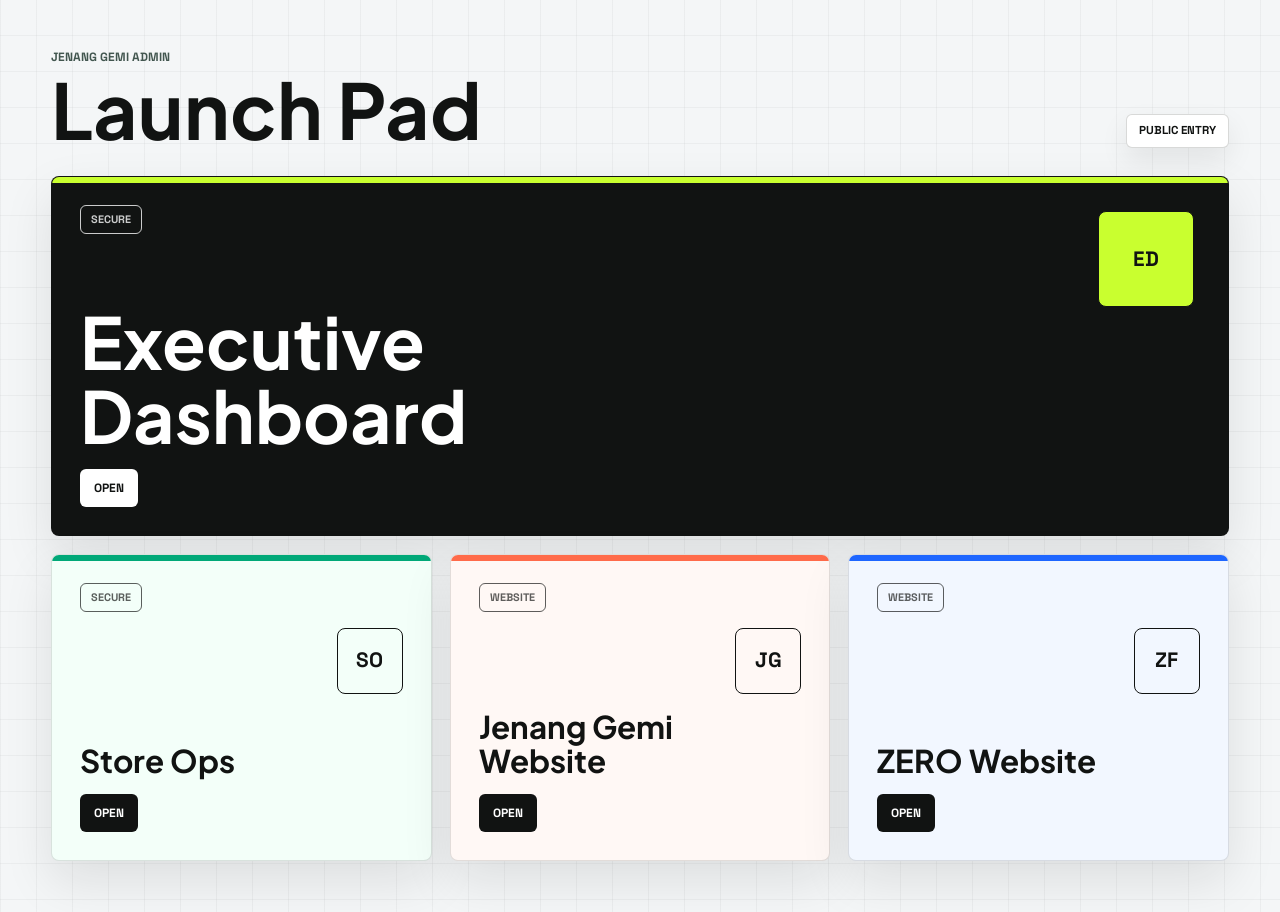
<file: index.html>
<!DOCTYPE html>
<html lang="id" data-admin-theme="launch-pad">
<head>
  <meta charset="UTF-8">
  <meta name="viewport" content="width=device-width, initial-scale=1, viewport-fit=cover">
  <meta name="robots" content="noindex,nofollow">
  <title>Launch Pad | Jenang Gemi</title>
  <link rel="icon" type="image/svg+xml" href="/assets/admin-icons/executive-dashboard-favicon-light.svg" media="(prefers-color-scheme: light)">
  <link rel="icon" type="image/svg+xml" href="/assets/admin-icons/executive-dashboard-favicon-dark.svg" media="(prefers-color-scheme: dark)">
  <link rel="preconnect" href="https://fonts.googleapis.com">
  <link rel="preconnect" href="https://fonts.gstatic.com" crossorigin>
  <link rel="stylesheet" href="https://fonts.googleapis.com/css2?family=Plus+Jakarta+Sans:wght@400;500;600;700;800&family=Space+Grotesk:wght@500;700&display=swap">
  <link rel="stylesheet" href="./admin.css">
</head>
<body class="admin-body is-launch-pad">
  <main class="admin-launch-pad" aria-labelledby="launch-pad-title">
    <div class="admin-launch-shell">
      <header class="admin-launch-header">
        <div>
          <span class="admin-launch-eyebrow">Jenang Gemi Admin</span>
          <h1 id="launch-pad-title">Launch Pad</h1>
        </div>
        <span class="admin-launch-status">Public Entry</span>
      </header>

      <section class="admin-launch-grid" aria-label="Launch Pad destinations">
        <a class="admin-launch-card admin-launch-card-executive" href="./dashboard/?view=overview" aria-label="Open Executive Dashboard">
          <span class="admin-launch-card-meta">Secure</span>
          <span class="admin-launch-mark" aria-hidden="true">ED</span>
          <span class="admin-launch-card-title">Executive Dashboard</span>
          <span class="admin-launch-open" aria-hidden="true">Open</span>
        </a>
        <a class="admin-launch-card admin-launch-card-store" href="https://store.jenanggemi.com/" aria-label="Open Store Ops">
          <span class="admin-launch-card-meta">Secure</span>
          <span class="admin-launch-mark" aria-hidden="true">SO</span>
          <span class="admin-launch-card-title">Store Ops</span>
          <span class="admin-launch-open" aria-hidden="true">Open</span>
        </a>
        <a class="admin-launch-card admin-launch-card-jenang" href="https://jenanggemi.com/" aria-label="Open Jenang Gemi Website">
          <span class="admin-launch-card-meta">Website</span>
          <span class="admin-launch-mark" aria-hidden="true">JG</span>
          <span class="admin-launch-card-title">Jenang Gemi Website</span>
          <span class="admin-launch-open" aria-hidden="true">Open</span>
        </a>
        <a class="admin-launch-card admin-launch-card-zero" href="https://zerofoods.id/" aria-label="Open ZERO Website">
          <span class="admin-launch-card-meta">Website</span>
          <span class="admin-launch-mark" aria-hidden="true">ZF</span>
          <span class="admin-launch-card-title">ZERO Website</span>
          <span class="admin-launch-open" aria-hidden="true">Open</span>
        </a>
      </section>
    </div>
  </main>
</body>
</html>
</file>
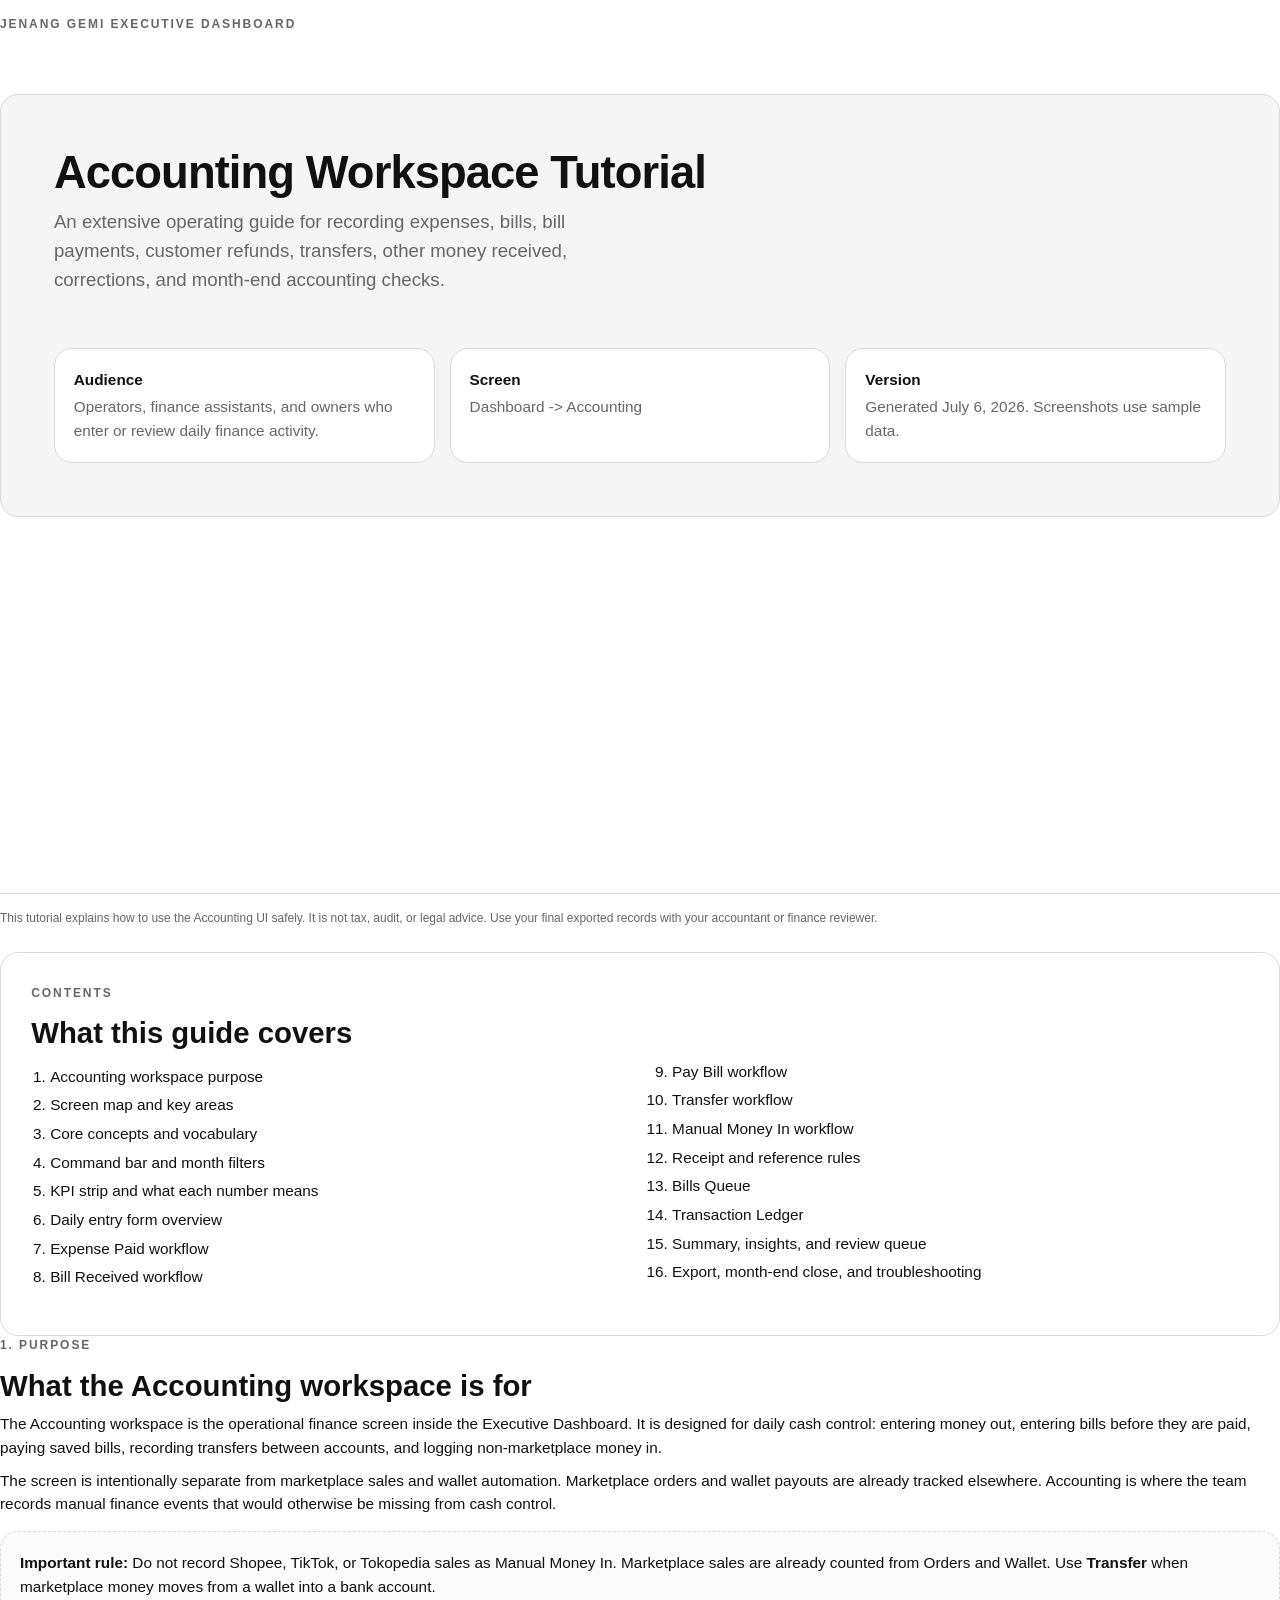
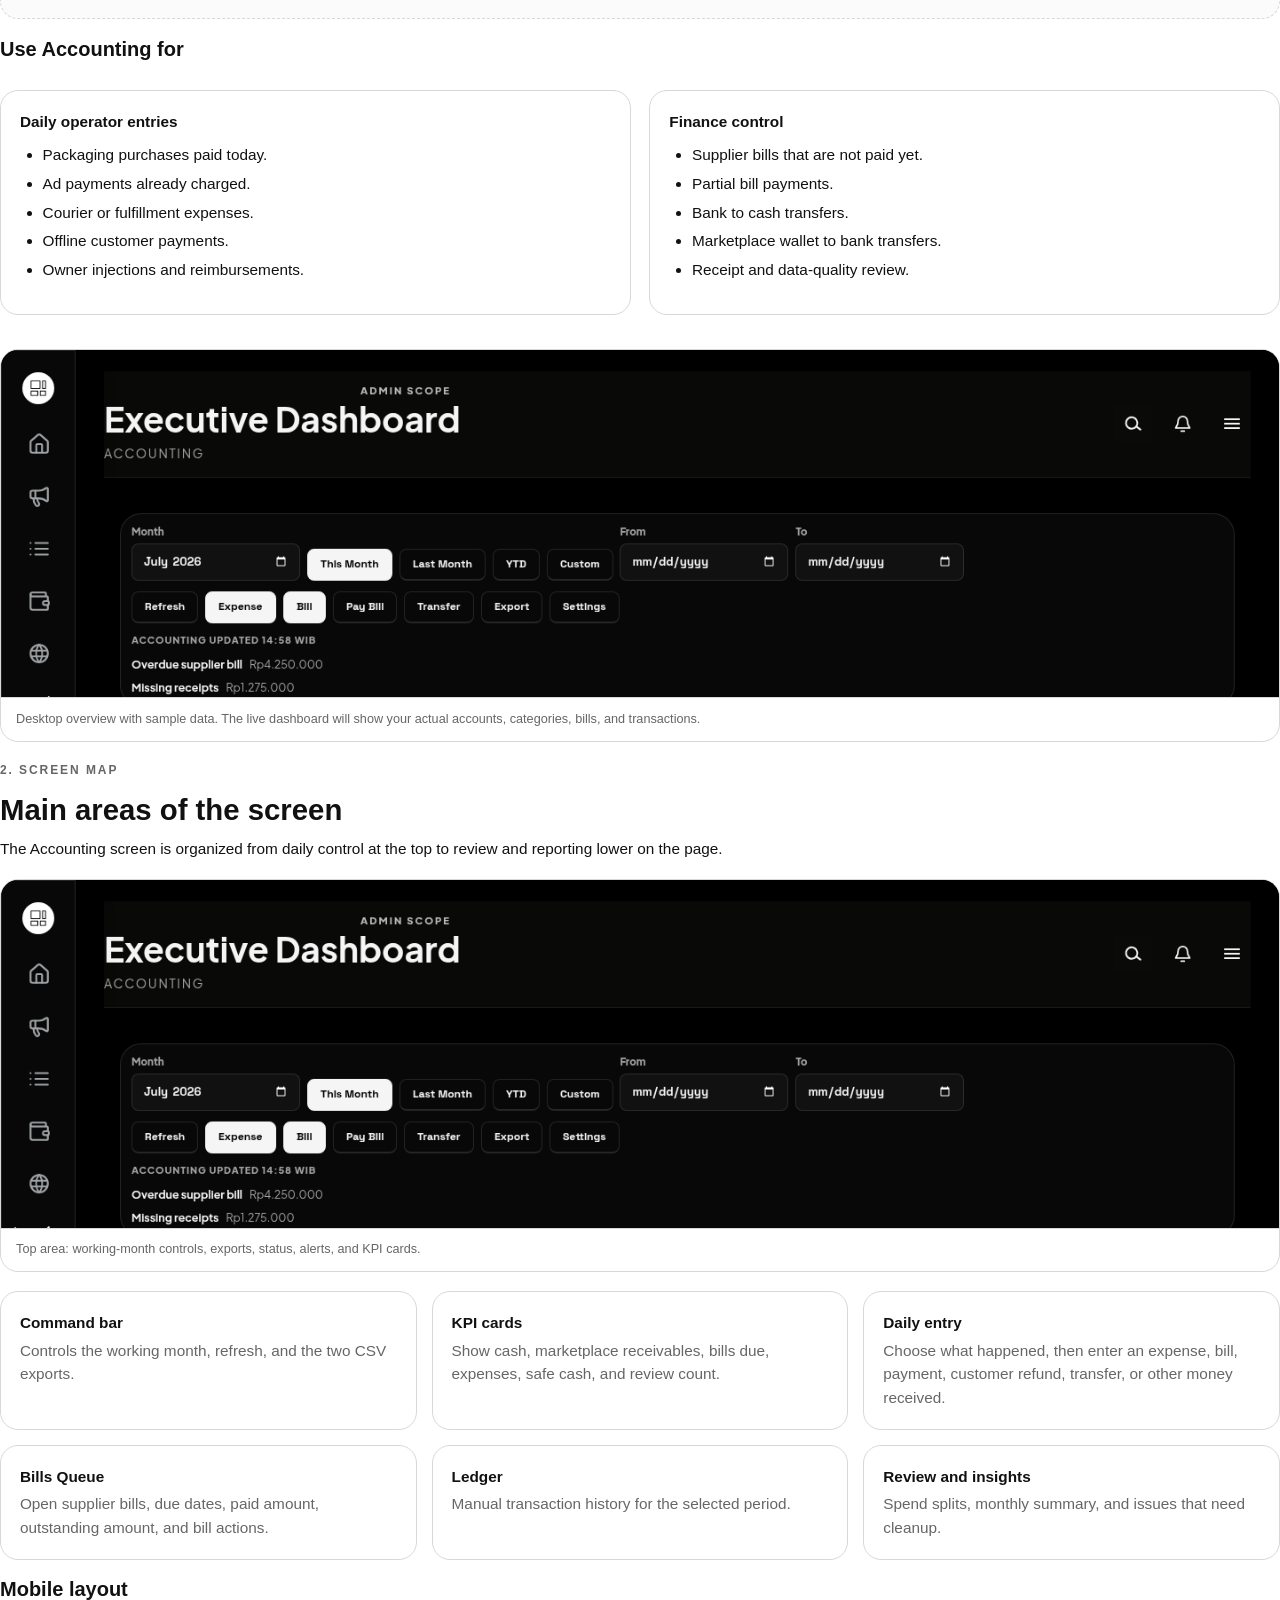
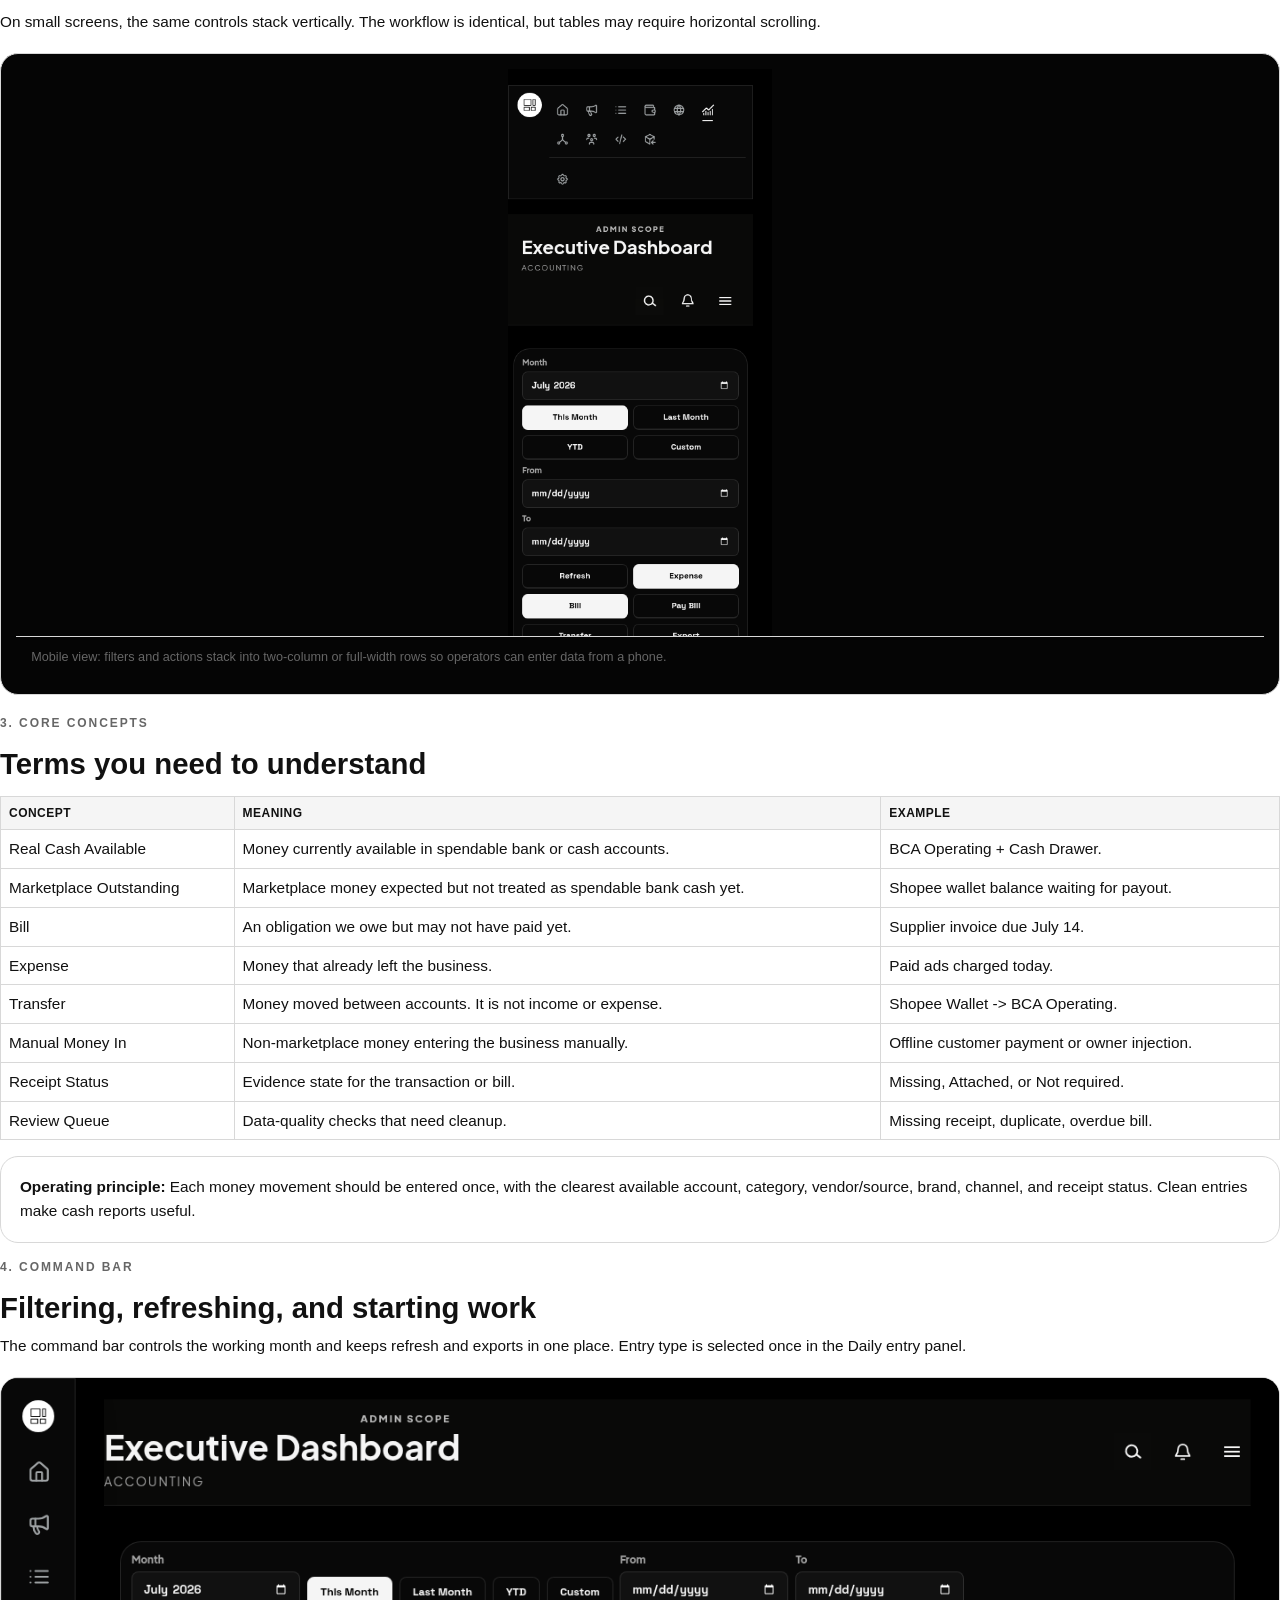
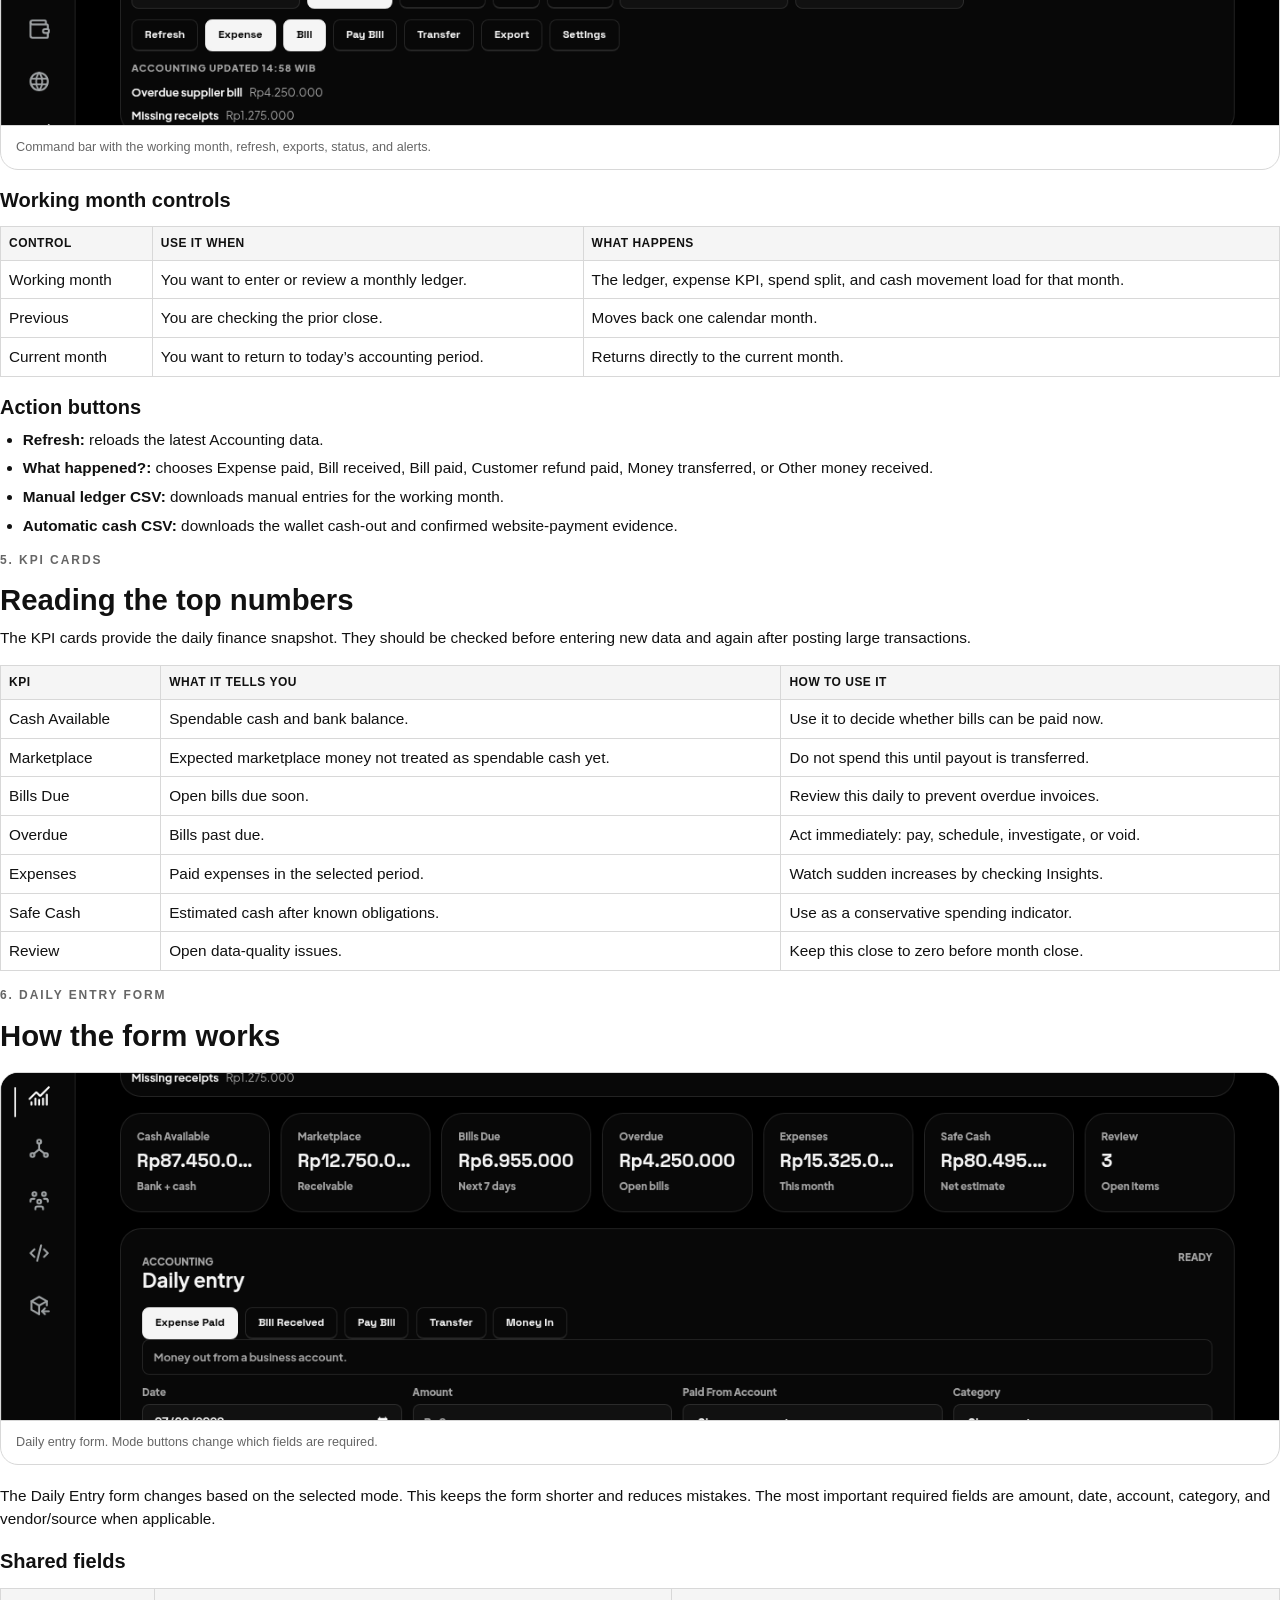
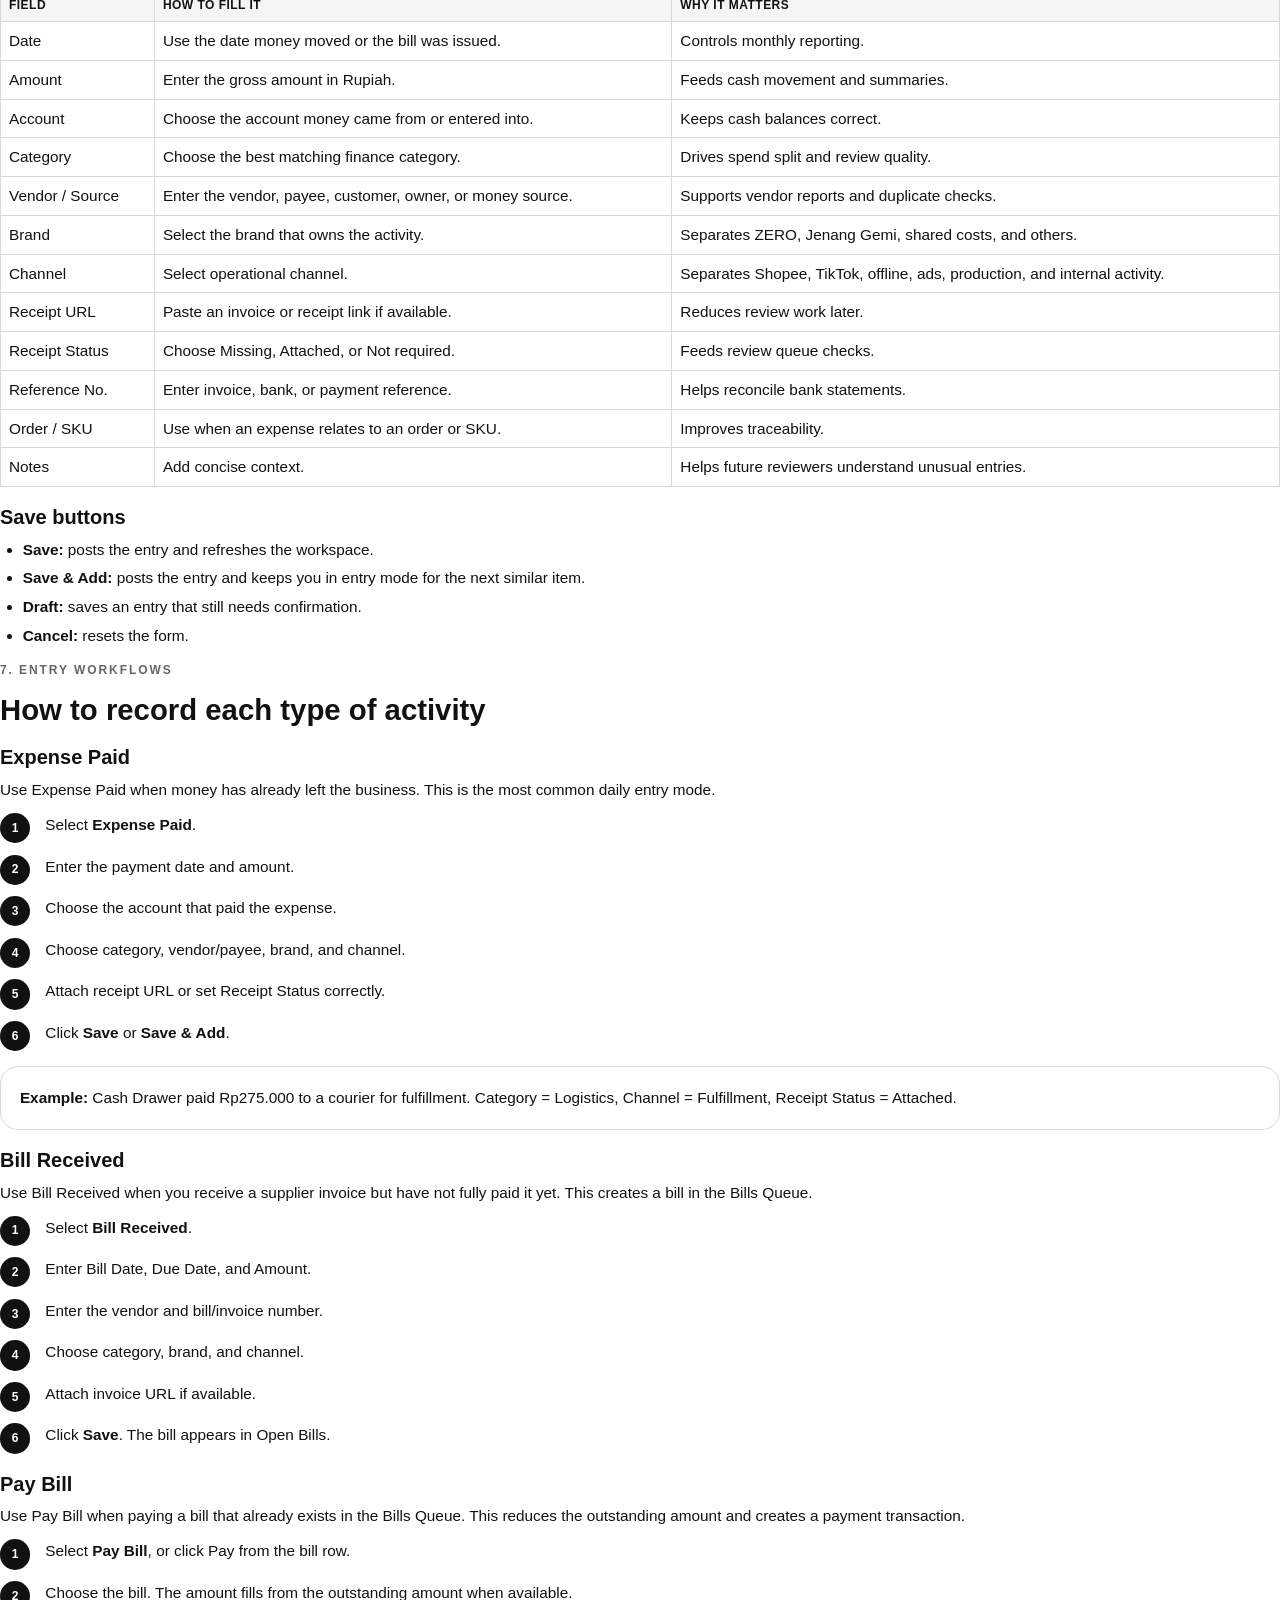
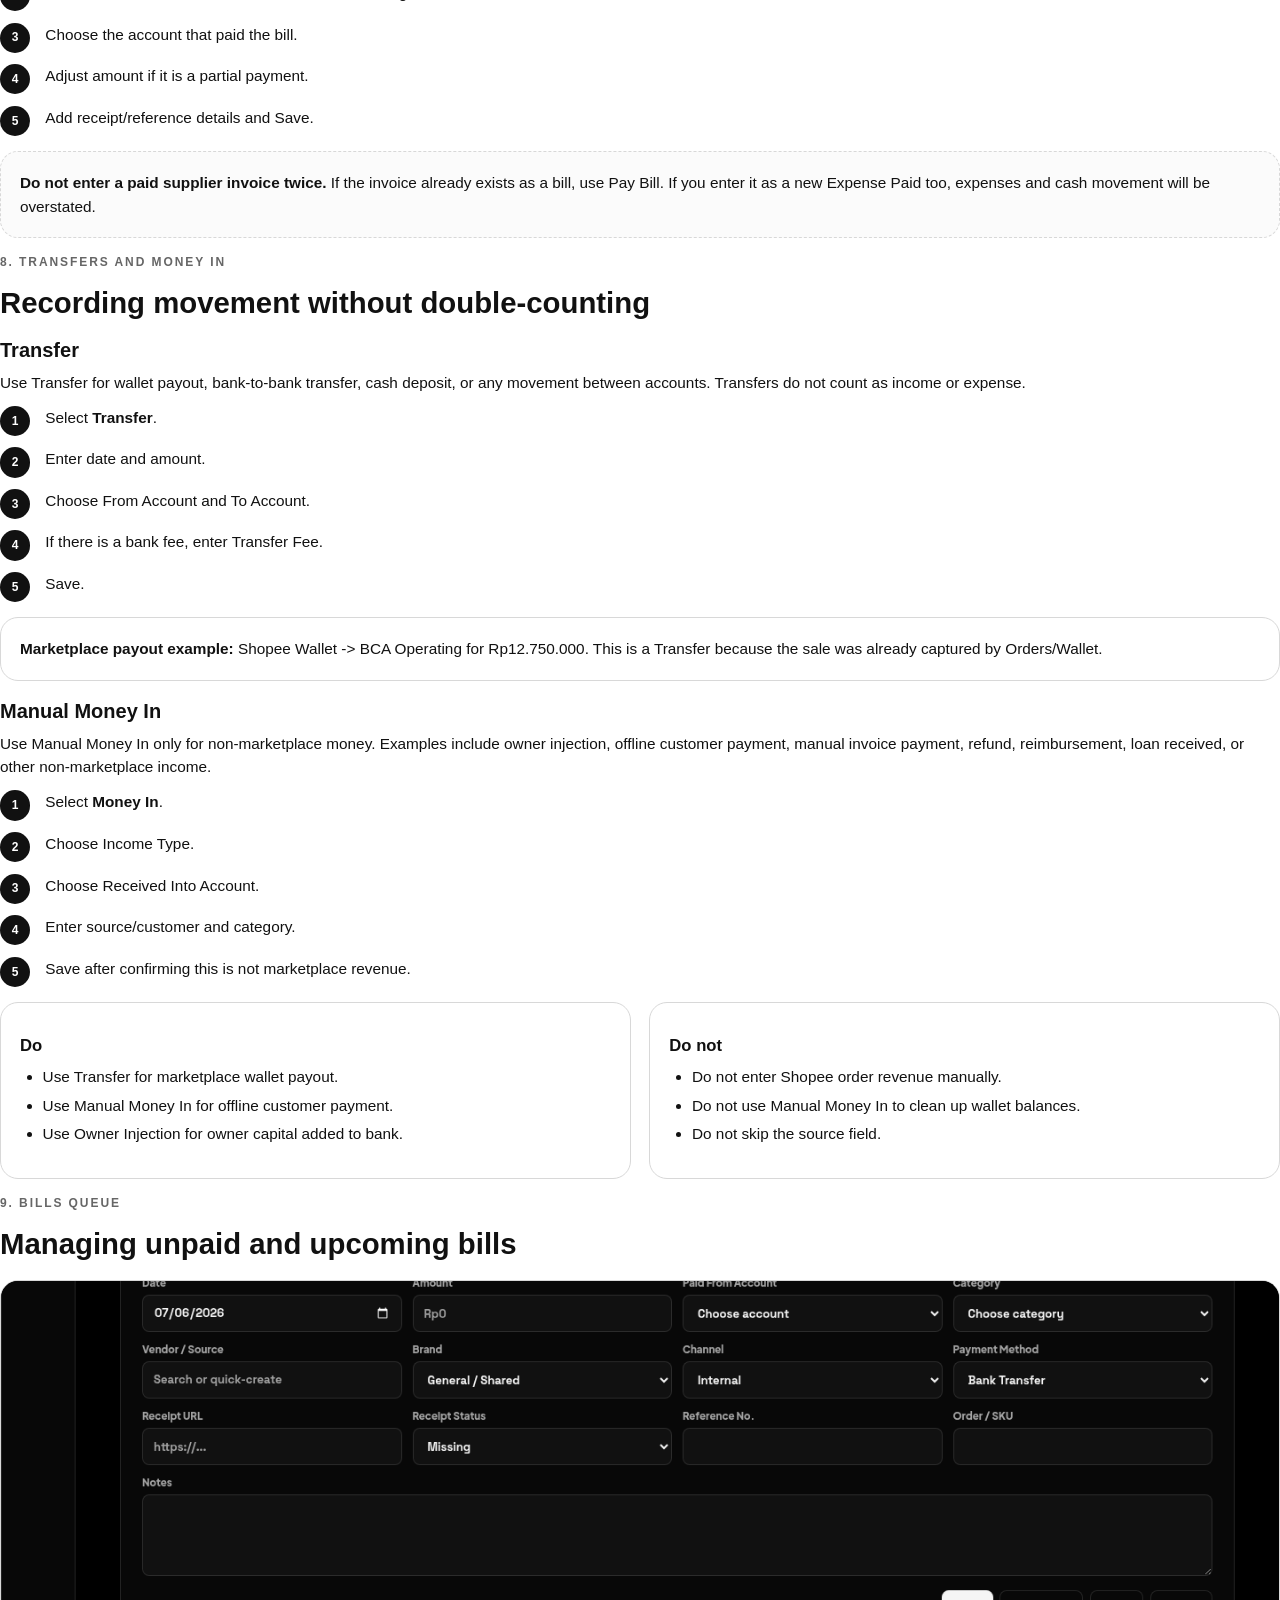
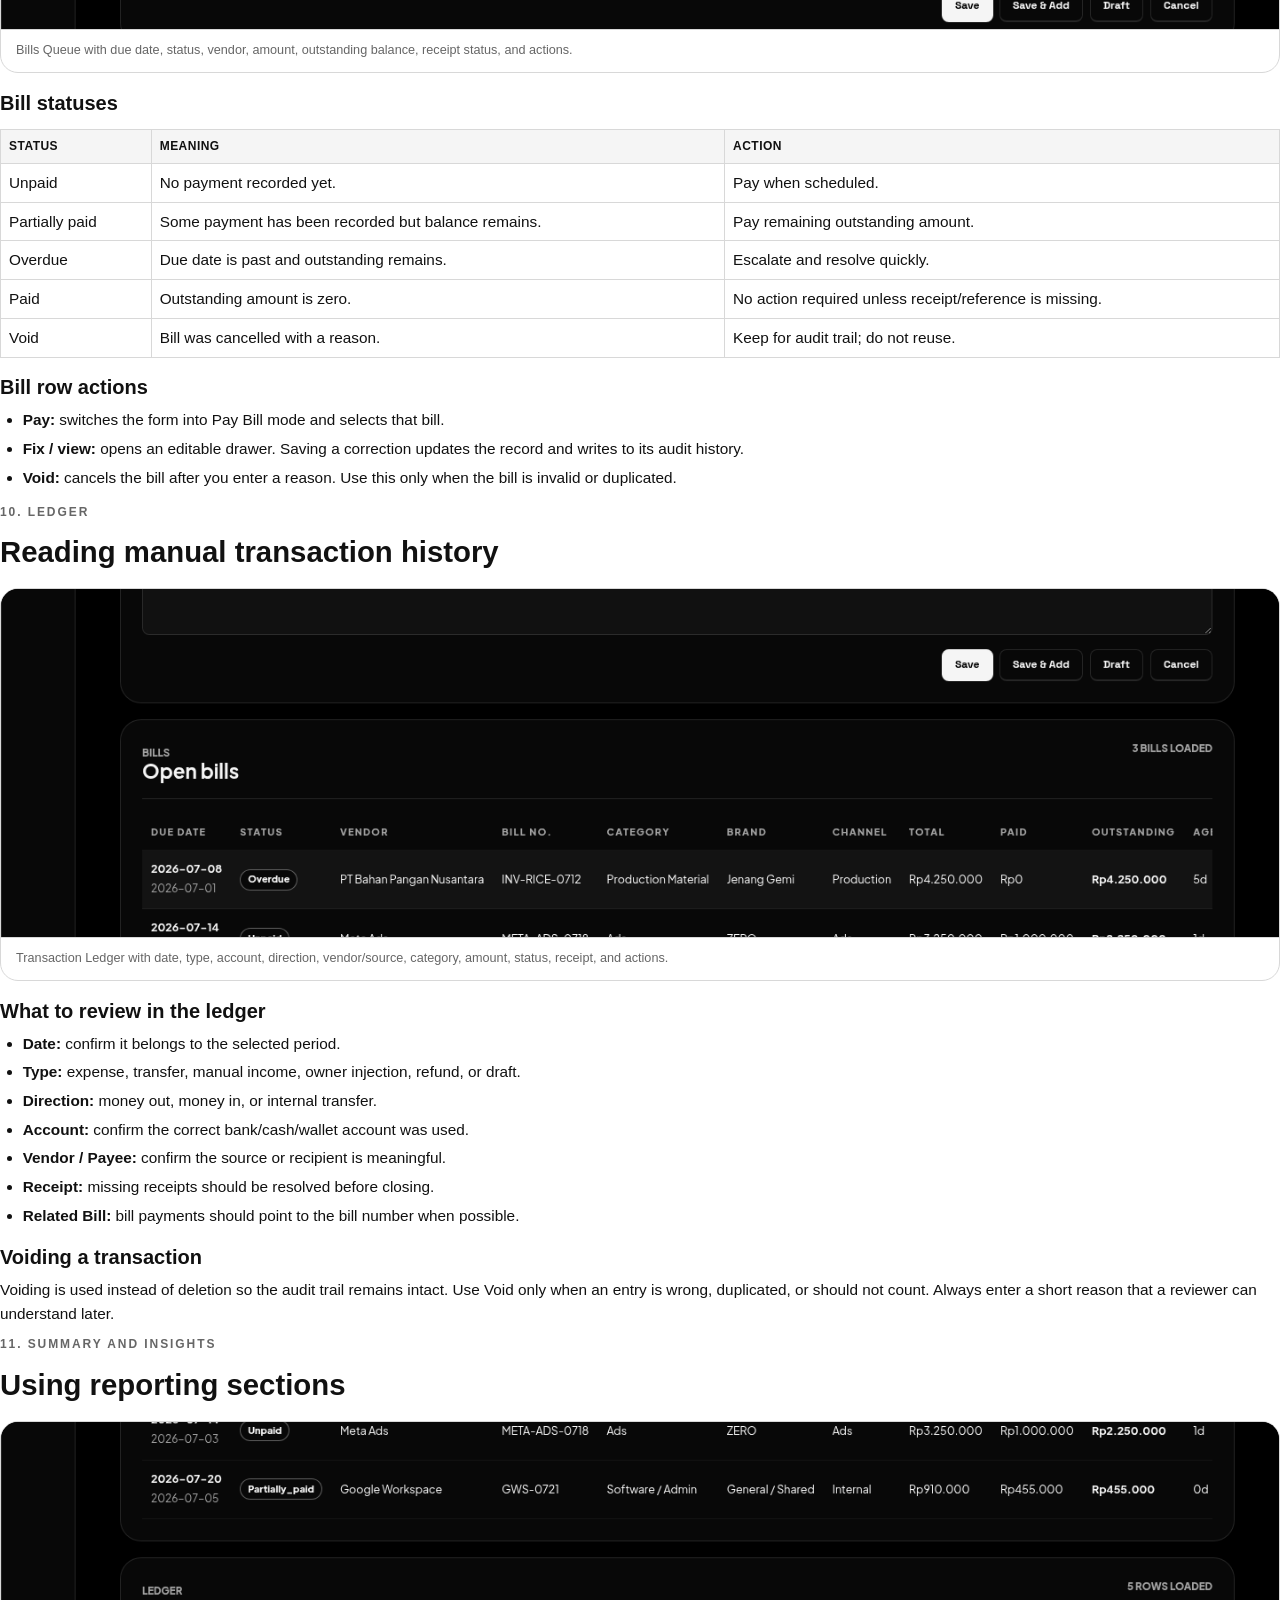
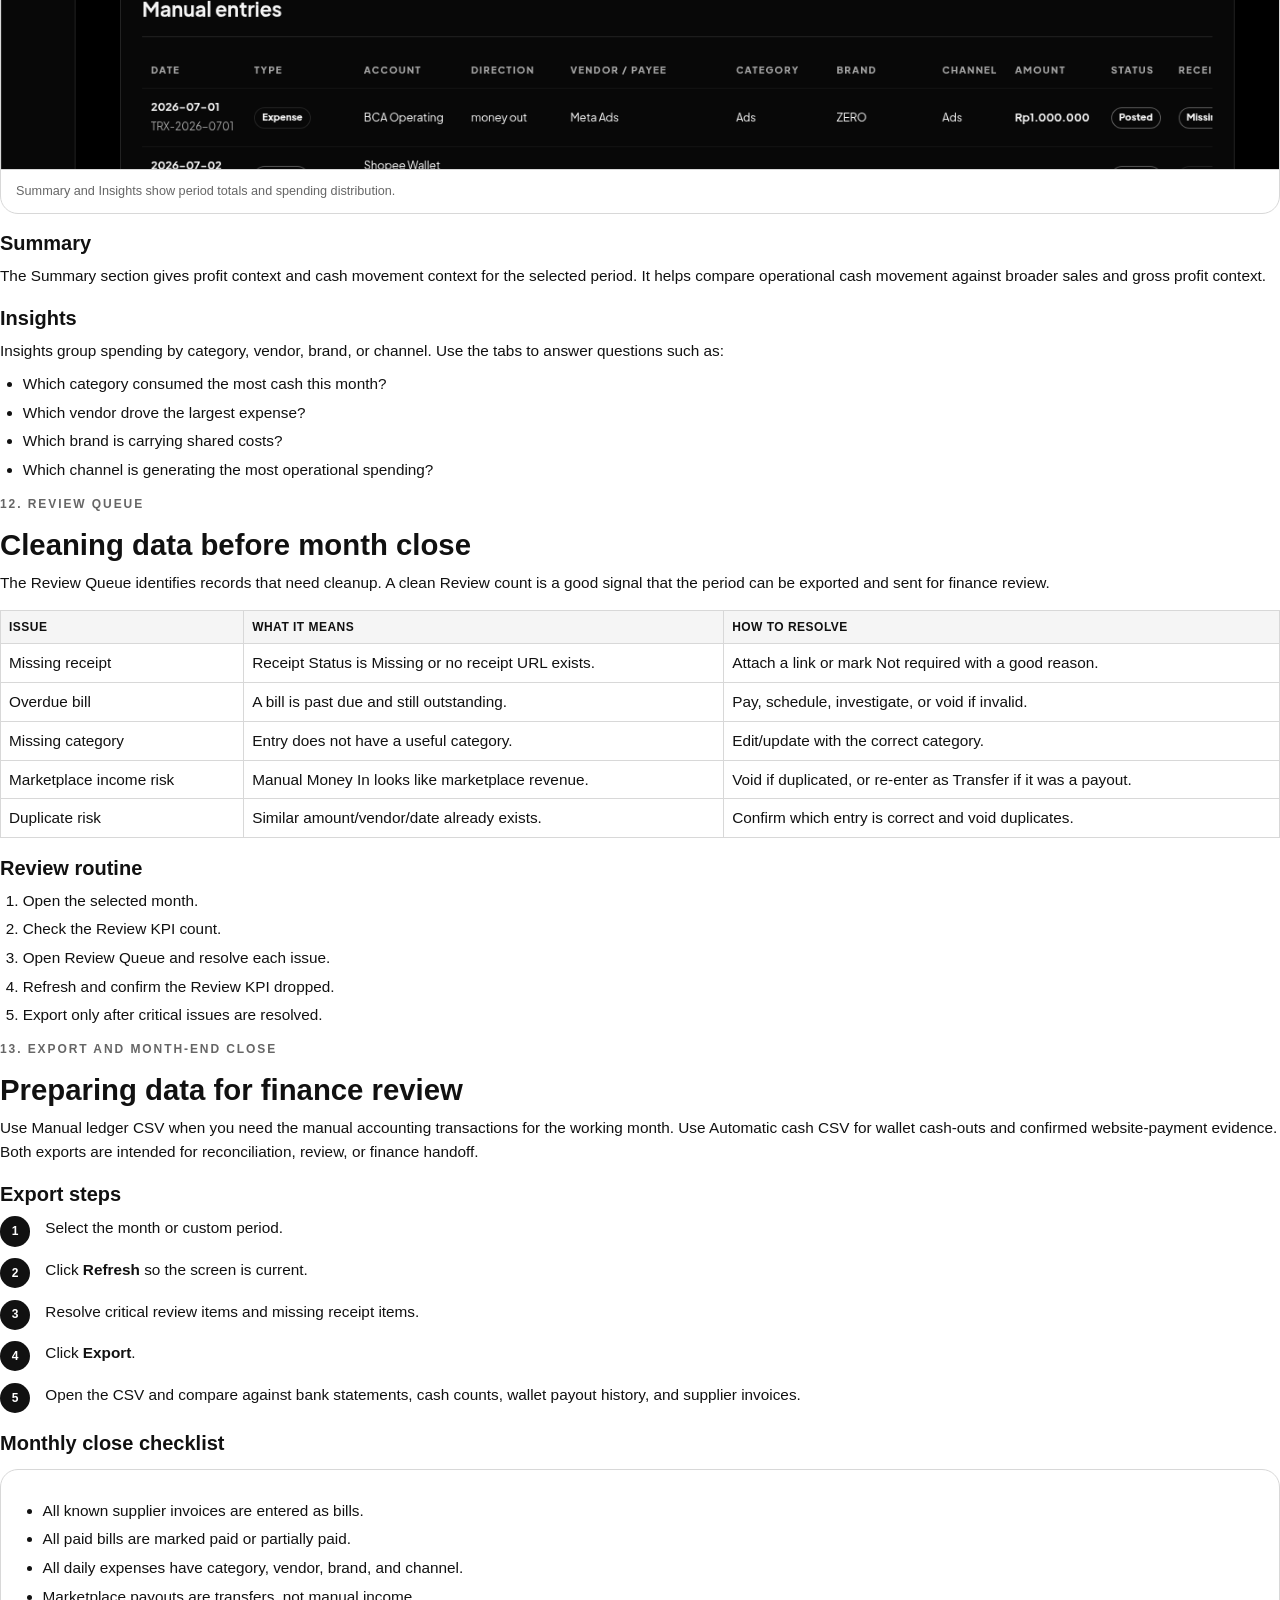
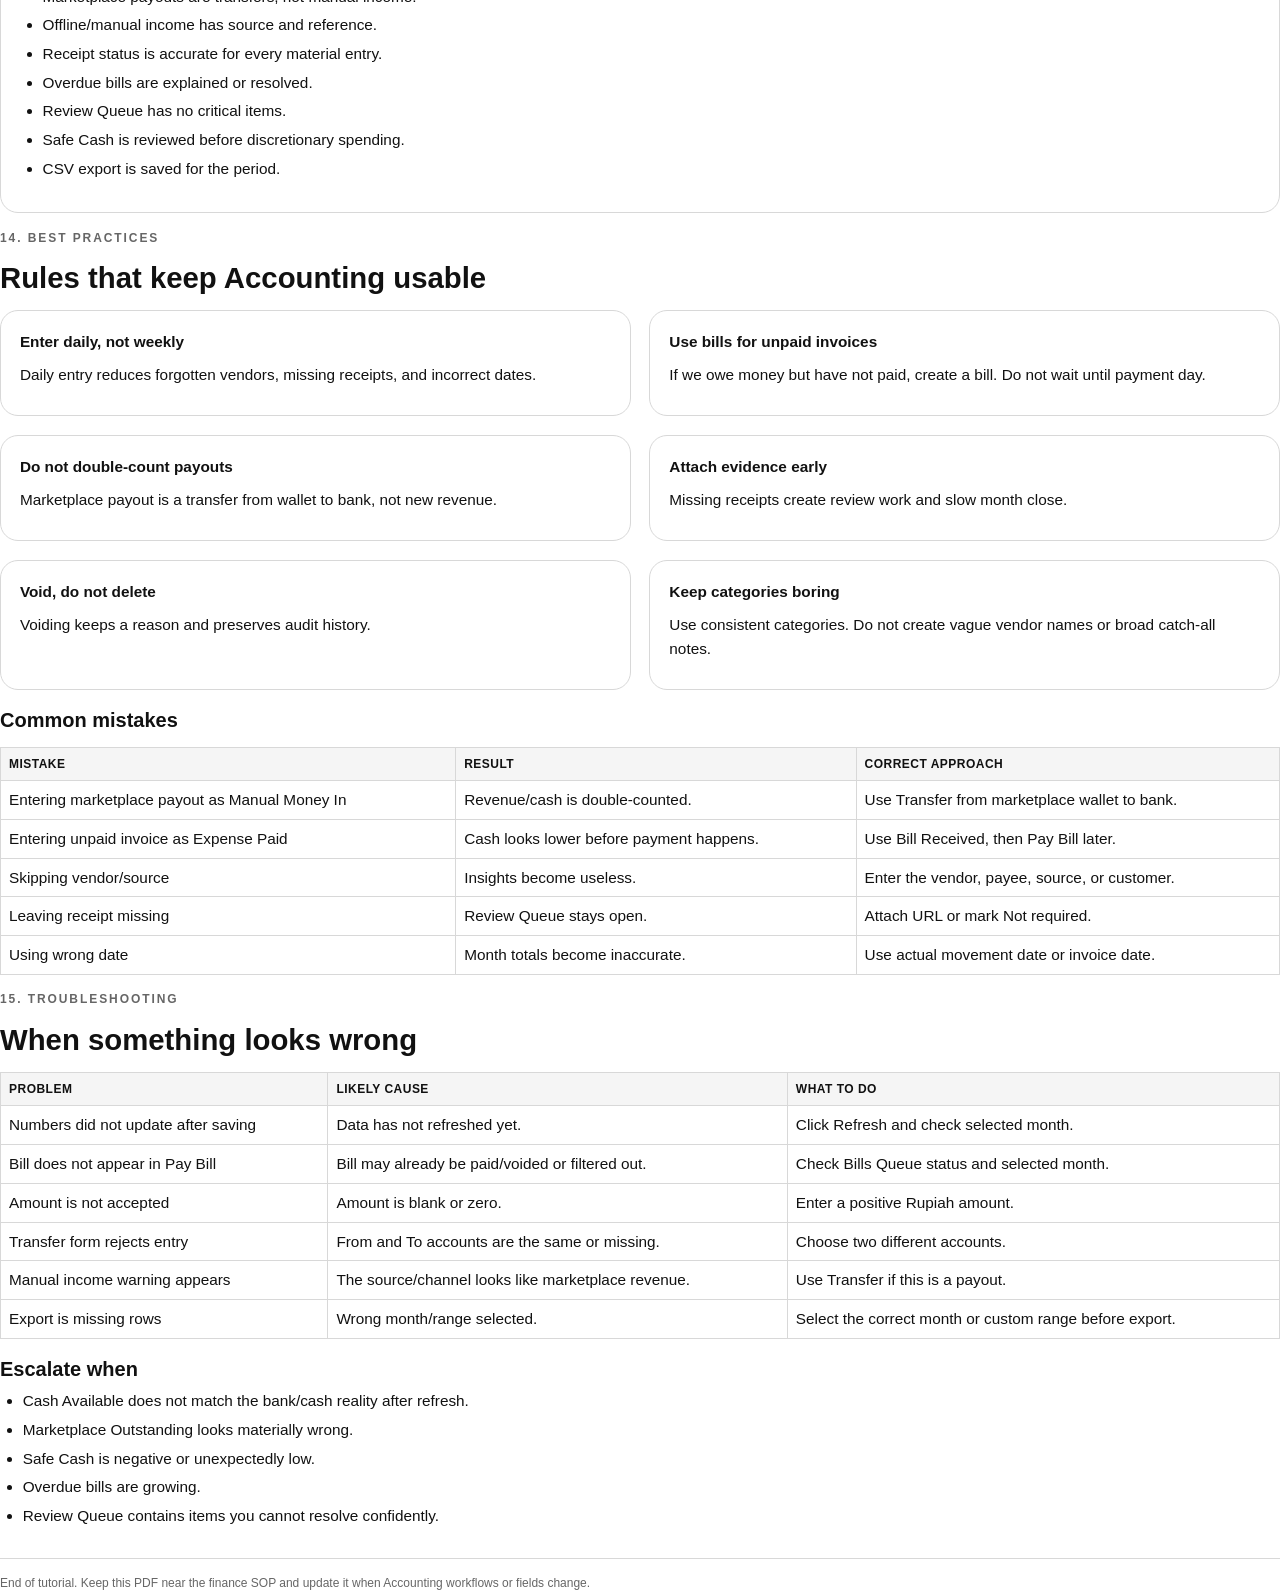
<file: docs/accounting-user-guide.html>
<!doctype html>
<html lang="en">
<head>
  <meta charset="utf-8">
  <meta name="viewport" content="width=device-width, initial-scale=1">
  <title>Accounting Workspace Tutorial</title>
  <style>
    @page {
      size: A4;
      margin: 13mm 12mm 15mm;
    }

    :root {
      --ink: #111111;
      --muted: #666666;
      --line: #d8d8d8;
      --soft: #f5f5f5;
      --panel: #ffffff;
      --dark: #050505;
      --radius: 18px;
      --control-radius: 8px;
    }

    * {
      box-sizing: border-box;
    }

    body {
      margin: 0;
      background: #ffffff;
      color: var(--ink);
      font: 11.5pt/1.55 Arial, Helvetica, sans-serif;
    }

    h1,
    h2,
    h3,
    h4 {
      margin: 0;
      color: var(--ink);
      line-height: 1.12;
    }

    h1 {
      font-size: 34pt;
      letter-spacing: -0.02em;
    }

    h2 {
      margin-top: 4mm;
      font-size: 22pt;
      break-after: avoid;
    }

    h3 {
      margin-top: 5mm;
      font-size: 15pt;
      break-after: avoid;
    }

    h4 {
      margin-top: 4mm;
      font-size: 12.5pt;
      break-after: avoid;
    }

    p {
      margin: 2.5mm 0;
    }

    ul,
    ol {
      margin: 2.5mm 0 3.5mm;
      padding-left: 6mm;
    }

    li {
      margin: 1.3mm 0;
    }

    table {
      width: 100%;
      border-collapse: collapse;
      margin: 4mm 0;
      break-inside: avoid;
    }

    th,
    td {
      padding: 7px 8px;
      border: 1px solid var(--line);
      vertical-align: top;
      text-align: left;
    }

    th {
      background: var(--soft);
      font-size: 9pt;
      text-transform: uppercase;
      letter-spacing: 0.04em;
    }

    code {
      padding: 1px 4px;
      border: 1px solid var(--line);
      border-radius: 4px;
      background: var(--soft);
      font: 9.5pt/1.4 ui-monospace, SFMono-Regular, Menlo, Consolas, monospace;
    }

    .cover {
      min-height: 252mm;
      display: grid;
      align-content: space-between;
      padding: 4mm 0;
      break-after: page;
    }

    .eyebrow {
      color: var(--muted);
      font-size: 9pt;
      font-weight: 700;
      letter-spacing: 0.16em;
      text-transform: uppercase;
    }

    .subtitle {
      max-width: 150mm;
      color: var(--muted);
      font-size: 14pt;
    }

    .cover-card {
      margin-top: 16mm;
      padding: 14mm;
      border: 1px solid var(--line);
      border-radius: var(--radius);
      background: var(--soft);
    }

    .cover-meta {
      display: grid;
      grid-template-columns: repeat(3, 1fr);
      gap: 4mm;
      margin-top: 14mm;
    }

    .cover-meta div,
    .callout,
    .checklist,
    .mode-card,
    .warning,
    .picture,
    .toc {
      border: 1px solid var(--line);
      border-radius: var(--radius);
      background: var(--panel);
    }

    .cover-meta div {
      padding: 5mm;
    }

    .cover-meta strong,
    .mode-card strong {
      display: block;
      margin-bottom: 1mm;
    }

    .muted {
      color: var(--muted);
    }

    .page {
      break-before: page;
    }

    .toc {
      padding: 8mm;
      break-after: page;
    }

    .toc ol {
      columns: 2;
      column-gap: 12mm;
      padding-left: 5mm;
    }

    .callout,
    .checklist,
    .warning {
      padding: 5mm;
      margin: 4mm 0;
      break-inside: avoid;
    }

    .warning {
      border-style: dashed;
      background: #fbfbfb;
    }

    .grid-2 {
      display: grid;
      grid-template-columns: 1fr 1fr;
      gap: 5mm;
      margin: 4mm 0;
    }

    .grid-3 {
      display: grid;
      grid-template-columns: repeat(3, 1fr);
      gap: 4mm;
      margin: 4mm 0;
    }

    .mode-card {
      padding: 5mm;
      break-inside: avoid;
    }

    .picture {
      margin: 5mm 0;
      overflow: hidden;
      break-inside: avoid;
    }

    .picture img {
      display: block;
      width: 100%;
      height: auto;
    }

    .picture figcaption {
      padding: 3mm 4mm;
      border-top: 1px solid var(--line);
      color: var(--muted);
      font-size: 9.5pt;
    }

    .screen-dark {
      background: var(--dark);
      padding: 4mm;
    }

    .crop {
      position: relative;
      height: 92mm;
      overflow: hidden;
      background: var(--dark);
    }

    .crop img {
      position: absolute;
      left: 0;
      width: 100%;
      max-width: none;
    }

    .crop-command img { top: 0; }
    .crop-form img { top: -88mm; }
    .crop-bills img { top: -172mm; }
    .crop-ledger img { top: -238mm; }
    .crop-summary img { top: -328mm; }

    .mobile-crop {
      height: 150mm;
      overflow: hidden;
      background: var(--dark);
      text-align: center;
    }

    .mobile-crop img {
      width: 70mm;
      margin: 0 auto;
    }

    .step {
      display: grid;
      grid-template-columns: 9mm 1fr;
      gap: 3mm;
      margin: 3mm 0;
      break-inside: avoid;
    }

    .step-number {
      display: grid;
      place-items: center;
      width: 8mm;
      height: 8mm;
      border-radius: 50%;
      background: var(--ink);
      color: #ffffff;
      font-size: 9pt;
      font-weight: 700;
    }

    .section-label {
      margin-top: 5mm;
      color: var(--muted);
      font-size: 9pt;
      font-weight: 700;
      letter-spacing: 0.12em;
      text-transform: uppercase;
    }

    .do-dont {
      display: grid;
      grid-template-columns: 1fr 1fr;
      gap: 5mm;
      margin: 4mm 0;
    }

    .do-dont > div {
      padding: 5mm;
      border: 1px solid var(--line);
      border-radius: var(--radius);
      break-inside: avoid;
    }

    .footer-note {
      margin-top: 8mm;
      padding-top: 4mm;
      border-top: 1px solid var(--line);
      color: var(--muted);
      font-size: 9pt;
    }

    @media screen and (max-width: 700px) {
      body {
        min-width: 0;
        font-size: 16px;
        line-height: 1.58;
        overflow-x: hidden;
      }

      section,
      .cover,
      .toc {
        width: 100%;
        max-width: 100%;
        min-height: 0;
        padding: 22px 16px;
        break-before: auto;
        break-after: auto;
      }

      h1 {
        font-size: clamp(2rem, 11vw, 2.8rem);
        letter-spacing: 0;
      }

      h2 {
        margin-top: 18px;
        font-size: clamp(1.45rem, 7vw, 2rem);
      }

      h3 {
        margin-top: 20px;
        font-size: 1.15rem;
      }

      h4 {
        margin-top: 18px;
        font-size: 1rem;
      }

      p,
      li {
        overflow-wrap: anywhere;
      }

      ul,
      ol {
        padding-left: 22px;
      }

      code {
        white-space: normal;
        overflow-wrap: anywhere;
      }

      .cover {
        display: block;
      }

      .cover-card,
      .toc,
      .callout,
      .checklist,
      .mode-card,
      .warning,
      .do-dont > div {
        padding: 18px;
        border-radius: 12px;
      }

      .subtitle {
        max-width: 100%;
        font-size: 1rem;
      }

      .cover-meta,
      .grid-2,
      .grid-3,
      .do-dont {
        grid-template-columns: 1fr;
        gap: 14px;
      }

      .toc ol {
        columns: 1;
      }

      table {
        display: block;
        width: 100%;
        max-width: 100%;
        overflow-x: auto;
        -webkit-overflow-scrolling: touch;
      }

      th,
      td {
        min-width: 150px;
      }

      .picture {
        margin: 20px 0;
        border-radius: 12px;
      }

      .screen-dark {
        padding: 12px;
      }

      .crop,
      .mobile-crop {
        height: auto;
        min-height: 0;
      }

      .crop img,
      .mobile-crop img {
        position: static;
        width: 100%;
        max-width: 100%;
      }

      .step {
        grid-template-columns: 34px minmax(0, 1fr);
        gap: 12px;
      }

      .step-number {
        width: 30px;
        height: 30px;
      }

      .footer-note {
        margin-top: 26px;
        padding-top: 16px;
        font-size: 0.9rem;
      }
    }
  </style>
</head>
<body>
  <section class="cover">
    <div>
      <div class="eyebrow">Jenang Gemi Executive Dashboard</div>
      <div class="cover-card">
        <h1>Accounting Workspace Tutorial</h1>
        <p class="subtitle">An extensive operating guide for recording expenses, bills, bill payments, customer refunds, transfers, other money received, corrections, and month-end accounting checks.</p>
        <div class="cover-meta">
          <div><strong>Audience</strong><span class="muted">Operators, finance assistants, and owners who enter or review daily finance activity.</span></div>
          <div><strong>Screen</strong><span class="muted">Dashboard -> Accounting</span></div>
          <div><strong>Version</strong><span class="muted">Generated July 6, 2026. Screenshots use sample data.</span></div>
        </div>
      </div>
    </div>
    <p class="footer-note">This tutorial explains how to use the Accounting UI safely. It is not tax, audit, or legal advice. Use your final exported records with your accountant or finance reviewer.</p>
  </section>

  <section class="toc">
    <div class="eyebrow">Contents</div>
    <h2>What this guide covers</h2>
    <ol>
      <li>Accounting workspace purpose</li>
      <li>Screen map and key areas</li>
      <li>Core concepts and vocabulary</li>
      <li>Command bar and month filters</li>
      <li>KPI strip and what each number means</li>
      <li>Daily entry form overview</li>
      <li>Expense Paid workflow</li>
      <li>Bill Received workflow</li>
      <li>Pay Bill workflow</li>
      <li>Transfer workflow</li>
      <li>Manual Money In workflow</li>
      <li>Receipt and reference rules</li>
      <li>Bills Queue</li>
      <li>Transaction Ledger</li>
      <li>Summary, insights, and review queue</li>
      <li>Export, month-end close, and troubleshooting</li>
    </ol>
  </section>

  <section>
    <div class="eyebrow">1. Purpose</div>
    <h2>What the Accounting workspace is for</h2>
    <p>The Accounting workspace is the operational finance screen inside the Executive Dashboard. It is designed for daily cash control: entering money out, entering bills before they are paid, paying saved bills, recording transfers between accounts, and logging non-marketplace money in.</p>
    <p>The screen is intentionally separate from marketplace sales and wallet automation. Marketplace orders and wallet payouts are already tracked elsewhere. Accounting is where the team records manual finance events that would otherwise be missing from cash control.</p>

    <div class="warning">
      <strong>Important rule:</strong>
      Do not record Shopee, TikTok, or Tokopedia sales as Manual Money In. Marketplace sales are already counted from Orders and Wallet. Use <strong>Transfer</strong> when marketplace money moves from a wallet into a bank account.
    </div>

    <h3>Use Accounting for</h3>
    <div class="grid-2">
      <div class="checklist">
        <strong>Daily operator entries</strong>
        <ul>
          <li>Packaging purchases paid today.</li>
          <li>Ad payments already charged.</li>
          <li>Courier or fulfillment expenses.</li>
          <li>Offline customer payments.</li>
          <li>Owner injections and reimbursements.</li>
        </ul>
      </div>
      <div class="checklist">
        <strong>Finance control</strong>
        <ul>
          <li>Supplier bills that are not paid yet.</li>
          <li>Partial bill payments.</li>
          <li>Bank to cash transfers.</li>
          <li>Marketplace wallet to bank transfers.</li>
          <li>Receipt and data-quality review.</li>
        </ul>
      </div>
    </div>

    <figure class="picture">
      <div class="crop crop-command"><img src="accounting-guide-assets/accounting-desktop-full.png" alt="Accounting workspace desktop screenshot"></div>
      <figcaption>Desktop overview with sample data. The live dashboard will show your actual accounts, categories, bills, and transactions.</figcaption>
    </figure>
  </section>

  <section class="page">
    <div class="eyebrow">2. Screen Map</div>
    <h2>Main areas of the screen</h2>
    <p>The Accounting screen is organized from daily control at the top to review and reporting lower on the page.</p>

    <figure class="picture">
      <div class="crop crop-command"><img src="accounting-guide-assets/accounting-desktop-full.png" alt="Accounting command bar and KPI crop"></div>
      <figcaption>Top area: working-month controls, exports, status, alerts, and KPI cards.</figcaption>
    </figure>

    <div class="grid-3">
      <div class="mode-card"><strong>Command bar</strong><span class="muted">Controls the working month, refresh, and the two CSV exports.</span></div>
      <div class="mode-card"><strong>KPI cards</strong><span class="muted">Show cash, marketplace receivables, bills due, expenses, safe cash, and review count.</span></div>
      <div class="mode-card"><strong>Daily entry</strong><span class="muted">Choose what happened, then enter an expense, bill, payment, customer refund, transfer, or other money received.</span></div>
      <div class="mode-card"><strong>Bills Queue</strong><span class="muted">Open supplier bills, due dates, paid amount, outstanding amount, and bill actions.</span></div>
      <div class="mode-card"><strong>Ledger</strong><span class="muted">Manual transaction history for the selected period.</span></div>
      <div class="mode-card"><strong>Review and insights</strong><span class="muted">Spend splits, monthly summary, and issues that need cleanup.</span></div>
    </div>

    <h3>Mobile layout</h3>
    <p>On small screens, the same controls stack vertically. The workflow is identical, but tables may require horizontal scrolling.</p>
    <figure class="picture screen-dark">
      <div class="mobile-crop"><img src="accounting-guide-assets/accounting-mobile-full.png" alt="Accounting mobile screenshot"></div>
      <figcaption>Mobile view: filters and actions stack into two-column or full-width rows so operators can enter data from a phone.</figcaption>
    </figure>
  </section>

  <section class="page">
    <div class="eyebrow">3. Core Concepts</div>
    <h2>Terms you need to understand</h2>
    <table>
      <thead>
        <tr><th>Concept</th><th>Meaning</th><th>Example</th></tr>
      </thead>
      <tbody>
        <tr><td>Real Cash Available</td><td>Money currently available in spendable bank or cash accounts.</td><td>BCA Operating + Cash Drawer.</td></tr>
        <tr><td>Marketplace Outstanding</td><td>Marketplace money expected but not treated as spendable bank cash yet.</td><td>Shopee wallet balance waiting for payout.</td></tr>
        <tr><td>Bill</td><td>An obligation we owe but may not have paid yet.</td><td>Supplier invoice due July 14.</td></tr>
        <tr><td>Expense</td><td>Money that already left the business.</td><td>Paid ads charged today.</td></tr>
        <tr><td>Transfer</td><td>Money moved between accounts. It is not income or expense.</td><td>Shopee Wallet -> BCA Operating.</td></tr>
        <tr><td>Manual Money In</td><td>Non-marketplace money entering the business manually.</td><td>Offline customer payment or owner injection.</td></tr>
        <tr><td>Receipt Status</td><td>Evidence state for the transaction or bill.</td><td>Missing, Attached, or Not required.</td></tr>
        <tr><td>Review Queue</td><td>Data-quality checks that need cleanup.</td><td>Missing receipt, duplicate, overdue bill.</td></tr>
      </tbody>
    </table>

    <div class="callout">
      <strong>Operating principle:</strong>
      Each money movement should be entered once, with the clearest available account, category, vendor/source, brand, channel, and receipt status. Clean entries make cash reports useful.
    </div>
  </section>

  <section class="page">
    <div class="eyebrow">4. Command Bar</div>
    <h2>Filtering, refreshing, and starting work</h2>
    <p>The command bar controls the working month and keeps refresh and exports in one place. Entry type is selected once in the Daily entry panel.</p>
    <figure class="picture">
      <div class="crop crop-command"><img src="accounting-guide-assets/accounting-desktop-full.png" alt="Command bar crop"></div>
      <figcaption>Command bar with the working month, refresh, exports, status, and alerts.</figcaption>
    </figure>

    <h3>Working month controls</h3>
    <table>
      <thead>
        <tr><th>Control</th><th>Use it when</th><th>What happens</th></tr>
      </thead>
      <tbody>
        <tr><td>Working month</td><td>You want to enter or review a monthly ledger.</td><td>The ledger, expense KPI, spend split, and cash movement load for that month.</td></tr>
        <tr><td>Previous</td><td>You are checking the prior close.</td><td>Moves back one calendar month.</td></tr>
        <tr><td>Current month</td><td>You want to return to today’s accounting period.</td><td>Returns directly to the current month.</td></tr>
      </tbody>
    </table>

    <h3>Action buttons</h3>
    <ul>
      <li><strong>Refresh:</strong> reloads the latest Accounting data.</li>
      <li><strong>What happened?:</strong> chooses Expense paid, Bill received, Bill paid, Customer refund paid, Money transferred, or Other money received.</li>
      <li><strong>Manual ledger CSV:</strong> downloads manual entries for the working month.</li>
      <li><strong>Automatic cash CSV:</strong> downloads the wallet cash-out and confirmed website-payment evidence.</li>
    </ul>
  </section>

  <section class="page">
    <div class="eyebrow">5. KPI Cards</div>
    <h2>Reading the top numbers</h2>
    <p>The KPI cards provide the daily finance snapshot. They should be checked before entering new data and again after posting large transactions.</p>
    <table>
      <thead>
        <tr><th>KPI</th><th>What it tells you</th><th>How to use it</th></tr>
      </thead>
      <tbody>
        <tr><td>Cash Available</td><td>Spendable cash and bank balance.</td><td>Use it to decide whether bills can be paid now.</td></tr>
        <tr><td>Marketplace</td><td>Expected marketplace money not treated as spendable cash yet.</td><td>Do not spend this until payout is transferred.</td></tr>
        <tr><td>Bills Due</td><td>Open bills due soon.</td><td>Review this daily to prevent overdue invoices.</td></tr>
        <tr><td>Overdue</td><td>Bills past due.</td><td>Act immediately: pay, schedule, investigate, or void.</td></tr>
        <tr><td>Expenses</td><td>Paid expenses in the selected period.</td><td>Watch sudden increases by checking Insights.</td></tr>
        <tr><td>Safe Cash</td><td>Estimated cash after known obligations.</td><td>Use as a conservative spending indicator.</td></tr>
        <tr><td>Review</td><td>Open data-quality issues.</td><td>Keep this close to zero before month close.</td></tr>
      </tbody>
    </table>
  </section>

  <section class="page">
    <div class="eyebrow">6. Daily Entry Form</div>
    <h2>How the form works</h2>
    <figure class="picture">
      <div class="crop crop-form"><img src="accounting-guide-assets/accounting-desktop-full.png" alt="Daily entry form crop"></div>
      <figcaption>Daily entry form. Mode buttons change which fields are required.</figcaption>
    </figure>

    <p>The Daily Entry form changes based on the selected mode. This keeps the form shorter and reduces mistakes. The most important required fields are amount, date, account, category, and vendor/source when applicable.</p>

    <h3>Shared fields</h3>
    <table>
      <thead>
        <tr><th>Field</th><th>How to fill it</th><th>Why it matters</th></tr>
      </thead>
      <tbody>
        <tr><td>Date</td><td>Use the date money moved or the bill was issued.</td><td>Controls monthly reporting.</td></tr>
        <tr><td>Amount</td><td>Enter the gross amount in Rupiah.</td><td>Feeds cash movement and summaries.</td></tr>
        <tr><td>Account</td><td>Choose the account money came from or entered into.</td><td>Keeps cash balances correct.</td></tr>
        <tr><td>Category</td><td>Choose the best matching finance category.</td><td>Drives spend split and review quality.</td></tr>
        <tr><td>Vendor / Source</td><td>Enter the vendor, payee, customer, owner, or money source.</td><td>Supports vendor reports and duplicate checks.</td></tr>
        <tr><td>Brand</td><td>Select the brand that owns the activity.</td><td>Separates ZERO, Jenang Gemi, shared costs, and others.</td></tr>
        <tr><td>Channel</td><td>Select operational channel.</td><td>Separates Shopee, TikTok, offline, ads, production, and internal activity.</td></tr>
        <tr><td>Receipt URL</td><td>Paste an invoice or receipt link if available.</td><td>Reduces review work later.</td></tr>
        <tr><td>Receipt Status</td><td>Choose Missing, Attached, or Not required.</td><td>Feeds review queue checks.</td></tr>
        <tr><td>Reference No.</td><td>Enter invoice, bank, or payment reference.</td><td>Helps reconcile bank statements.</td></tr>
        <tr><td>Order / SKU</td><td>Use when an expense relates to an order or SKU.</td><td>Improves traceability.</td></tr>
        <tr><td>Notes</td><td>Add concise context.</td><td>Helps future reviewers understand unusual entries.</td></tr>
      </tbody>
    </table>

    <h3>Save buttons</h3>
    <ul>
      <li><strong>Save:</strong> posts the entry and refreshes the workspace.</li>
      <li><strong>Save &amp; Add:</strong> posts the entry and keeps you in entry mode for the next similar item.</li>
      <li><strong>Draft:</strong> saves an entry that still needs confirmation.</li>
      <li><strong>Cancel:</strong> resets the form.</li>
    </ul>
  </section>

  <section class="page">
    <div class="eyebrow">7. Entry Workflows</div>
    <h2>How to record each type of activity</h2>

    <h3>Expense Paid</h3>
    <p>Use Expense Paid when money has already left the business. This is the most common daily entry mode.</p>
    <div class="step"><div class="step-number">1</div><div>Select <strong>Expense Paid</strong>.</div></div>
    <div class="step"><div class="step-number">2</div><div>Enter the payment date and amount.</div></div>
    <div class="step"><div class="step-number">3</div><div>Choose the account that paid the expense.</div></div>
    <div class="step"><div class="step-number">4</div><div>Choose category, vendor/payee, brand, and channel.</div></div>
    <div class="step"><div class="step-number">5</div><div>Attach receipt URL or set Receipt Status correctly.</div></div>
    <div class="step"><div class="step-number">6</div><div>Click <strong>Save</strong> or <strong>Save &amp; Add</strong>.</div></div>

    <div class="callout">
      <strong>Example:</strong>
      Cash Drawer paid Rp275.000 to a courier for fulfillment. Category = Logistics, Channel = Fulfillment, Receipt Status = Attached.
    </div>

    <h3>Bill Received</h3>
    <p>Use Bill Received when you receive a supplier invoice but have not fully paid it yet. This creates a bill in the Bills Queue.</p>
    <div class="step"><div class="step-number">1</div><div>Select <strong>Bill Received</strong>.</div></div>
    <div class="step"><div class="step-number">2</div><div>Enter Bill Date, Due Date, and Amount.</div></div>
    <div class="step"><div class="step-number">3</div><div>Enter the vendor and bill/invoice number.</div></div>
    <div class="step"><div class="step-number">4</div><div>Choose category, brand, and channel.</div></div>
    <div class="step"><div class="step-number">5</div><div>Attach invoice URL if available.</div></div>
    <div class="step"><div class="step-number">6</div><div>Click <strong>Save</strong>. The bill appears in Open Bills.</div></div>

    <h3>Pay Bill</h3>
    <p>Use Pay Bill when paying a bill that already exists in the Bills Queue. This reduces the outstanding amount and creates a payment transaction.</p>
    <div class="step"><div class="step-number">1</div><div>Select <strong>Pay Bill</strong>, or click Pay from the bill row.</div></div>
    <div class="step"><div class="step-number">2</div><div>Choose the bill. The amount fills from the outstanding amount when available.</div></div>
    <div class="step"><div class="step-number">3</div><div>Choose the account that paid the bill.</div></div>
    <div class="step"><div class="step-number">4</div><div>Adjust amount if it is a partial payment.</div></div>
    <div class="step"><div class="step-number">5</div><div>Add receipt/reference details and Save.</div></div>

    <div class="warning">
      <strong>Do not enter a paid supplier invoice twice.</strong>
      If the invoice already exists as a bill, use Pay Bill. If you enter it as a new Expense Paid too, expenses and cash movement will be overstated.
    </div>
  </section>

  <section class="page">
    <div class="eyebrow">8. Transfers and Money In</div>
    <h2>Recording movement without double-counting</h2>

    <h3>Transfer</h3>
    <p>Use Transfer for wallet payout, bank-to-bank transfer, cash deposit, or any movement between accounts. Transfers do not count as income or expense.</p>
    <div class="step"><div class="step-number">1</div><div>Select <strong>Transfer</strong>.</div></div>
    <div class="step"><div class="step-number">2</div><div>Enter date and amount.</div></div>
    <div class="step"><div class="step-number">3</div><div>Choose From Account and To Account.</div></div>
    <div class="step"><div class="step-number">4</div><div>If there is a bank fee, enter Transfer Fee.</div></div>
    <div class="step"><div class="step-number">5</div><div>Save.</div></div>

    <div class="callout">
      <strong>Marketplace payout example:</strong>
      Shopee Wallet -> BCA Operating for Rp12.750.000. This is a Transfer because the sale was already captured by Orders/Wallet.
    </div>

    <h3>Manual Money In</h3>
    <p>Use Manual Money In only for non-marketplace money. Examples include owner injection, offline customer payment, manual invoice payment, refund, reimbursement, loan received, or other non-marketplace income.</p>
    <div class="step"><div class="step-number">1</div><div>Select <strong>Money In</strong>.</div></div>
    <div class="step"><div class="step-number">2</div><div>Choose Income Type.</div></div>
    <div class="step"><div class="step-number">3</div><div>Choose Received Into Account.</div></div>
    <div class="step"><div class="step-number">4</div><div>Enter source/customer and category.</div></div>
    <div class="step"><div class="step-number">5</div><div>Save after confirming this is not marketplace revenue.</div></div>

    <div class="do-dont">
      <div>
        <h4>Do</h4>
        <ul>
          <li>Use Transfer for marketplace wallet payout.</li>
          <li>Use Manual Money In for offline customer payment.</li>
          <li>Use Owner Injection for owner capital added to bank.</li>
        </ul>
      </div>
      <div>
        <h4>Do not</h4>
        <ul>
          <li>Do not enter Shopee order revenue manually.</li>
          <li>Do not use Manual Money In to clean up wallet balances.</li>
          <li>Do not skip the source field.</li>
        </ul>
      </div>
    </div>
  </section>

  <section class="page">
    <div class="eyebrow">9. Bills Queue</div>
    <h2>Managing unpaid and upcoming bills</h2>
    <figure class="picture">
      <div class="crop crop-bills"><img src="accounting-guide-assets/accounting-desktop-full.png" alt="Bills queue crop"></div>
      <figcaption>Bills Queue with due date, status, vendor, amount, outstanding balance, receipt status, and actions.</figcaption>
    </figure>

    <h3>Bill statuses</h3>
    <table>
      <thead>
        <tr><th>Status</th><th>Meaning</th><th>Action</th></tr>
      </thead>
      <tbody>
        <tr><td>Unpaid</td><td>No payment recorded yet.</td><td>Pay when scheduled.</td></tr>
        <tr><td>Partially paid</td><td>Some payment has been recorded but balance remains.</td><td>Pay remaining outstanding amount.</td></tr>
        <tr><td>Overdue</td><td>Due date is past and outstanding remains.</td><td>Escalate and resolve quickly.</td></tr>
        <tr><td>Paid</td><td>Outstanding amount is zero.</td><td>No action required unless receipt/reference is missing.</td></tr>
        <tr><td>Void</td><td>Bill was cancelled with a reason.</td><td>Keep for audit trail; do not reuse.</td></tr>
      </tbody>
    </table>

    <h3>Bill row actions</h3>
    <ul>
      <li><strong>Pay:</strong> switches the form into Pay Bill mode and selects that bill.</li>
      <li><strong>Fix / view:</strong> opens an editable drawer. Saving a correction updates the record and writes to its audit history.</li>
      <li><strong>Void:</strong> cancels the bill after you enter a reason. Use this only when the bill is invalid or duplicated.</li>
    </ul>
  </section>

  <section class="page">
    <div class="eyebrow">10. Ledger</div>
    <h2>Reading manual transaction history</h2>
    <figure class="picture">
      <div class="crop crop-ledger"><img src="accounting-guide-assets/accounting-desktop-full.png" alt="Transaction ledger crop"></div>
      <figcaption>Transaction Ledger with date, type, account, direction, vendor/source, category, amount, status, receipt, and actions.</figcaption>
    </figure>

    <h3>What to review in the ledger</h3>
    <ul>
      <li><strong>Date:</strong> confirm it belongs to the selected period.</li>
      <li><strong>Type:</strong> expense, transfer, manual income, owner injection, refund, or draft.</li>
      <li><strong>Direction:</strong> money out, money in, or internal transfer.</li>
      <li><strong>Account:</strong> confirm the correct bank/cash/wallet account was used.</li>
      <li><strong>Vendor / Payee:</strong> confirm the source or recipient is meaningful.</li>
      <li><strong>Receipt:</strong> missing receipts should be resolved before closing.</li>
      <li><strong>Related Bill:</strong> bill payments should point to the bill number when possible.</li>
    </ul>

    <h3>Voiding a transaction</h3>
    <p>Voiding is used instead of deletion so the audit trail remains intact. Use Void only when an entry is wrong, duplicated, or should not count. Always enter a short reason that a reviewer can understand later.</p>
  </section>

  <section class="page">
    <div class="eyebrow">11. Summary and Insights</div>
    <h2>Using reporting sections</h2>
    <figure class="picture">
      <div class="crop crop-summary"><img src="accounting-guide-assets/accounting-desktop-full.png" alt="Summary and insights crop"></div>
      <figcaption>Summary and Insights show period totals and spending distribution.</figcaption>
    </figure>

    <h3>Summary</h3>
    <p>The Summary section gives profit context and cash movement context for the selected period. It helps compare operational cash movement against broader sales and gross profit context.</p>

    <h3>Insights</h3>
    <p>Insights group spending by category, vendor, brand, or channel. Use the tabs to answer questions such as:</p>
    <ul>
      <li>Which category consumed the most cash this month?</li>
      <li>Which vendor drove the largest expense?</li>
      <li>Which brand is carrying shared costs?</li>
      <li>Which channel is generating the most operational spending?</li>
    </ul>
  </section>

  <section class="page">
    <div class="eyebrow">12. Review Queue</div>
    <h2>Cleaning data before month close</h2>
    <p>The Review Queue identifies records that need cleanup. A clean Review count is a good signal that the period can be exported and sent for finance review.</p>
    <table>
      <thead>
        <tr><th>Issue</th><th>What it means</th><th>How to resolve</th></tr>
      </thead>
      <tbody>
        <tr><td>Missing receipt</td><td>Receipt Status is Missing or no receipt URL exists.</td><td>Attach a link or mark Not required with a good reason.</td></tr>
        <tr><td>Overdue bill</td><td>A bill is past due and still outstanding.</td><td>Pay, schedule, investigate, or void if invalid.</td></tr>
        <tr><td>Missing category</td><td>Entry does not have a useful category.</td><td>Edit/update with the correct category.</td></tr>
        <tr><td>Marketplace income risk</td><td>Manual Money In looks like marketplace revenue.</td><td>Void if duplicated, or re-enter as Transfer if it was a payout.</td></tr>
        <tr><td>Duplicate risk</td><td>Similar amount/vendor/date already exists.</td><td>Confirm which entry is correct and void duplicates.</td></tr>
      </tbody>
    </table>

    <h3>Review routine</h3>
    <ol>
      <li>Open the selected month.</li>
      <li>Check the Review KPI count.</li>
      <li>Open Review Queue and resolve each issue.</li>
      <li>Refresh and confirm the Review KPI dropped.</li>
      <li>Export only after critical issues are resolved.</li>
    </ol>
  </section>

  <section class="page">
    <div class="eyebrow">13. Export and Month-End Close</div>
    <h2>Preparing data for finance review</h2>
    <p>Use Manual ledger CSV when you need the manual accounting transactions for the working month. Use Automatic cash CSV for wallet cash-outs and confirmed website-payment evidence. Both exports are intended for reconciliation, review, or finance handoff.</p>

    <h3>Export steps</h3>
    <div class="step"><div class="step-number">1</div><div>Select the month or custom period.</div></div>
    <div class="step"><div class="step-number">2</div><div>Click <strong>Refresh</strong> so the screen is current.</div></div>
    <div class="step"><div class="step-number">3</div><div>Resolve critical review items and missing receipt items.</div></div>
    <div class="step"><div class="step-number">4</div><div>Click <strong>Export</strong>.</div></div>
    <div class="step"><div class="step-number">5</div><div>Open the CSV and compare against bank statements, cash counts, wallet payout history, and supplier invoices.</div></div>

    <h3>Monthly close checklist</h3>
    <div class="checklist">
      <ul>
        <li>All known supplier invoices are entered as bills.</li>
        <li>All paid bills are marked paid or partially paid.</li>
        <li>All daily expenses have category, vendor, brand, and channel.</li>
        <li>Marketplace payouts are transfers, not manual income.</li>
        <li>Offline/manual income has source and reference.</li>
        <li>Receipt status is accurate for every material entry.</li>
        <li>Overdue bills are explained or resolved.</li>
        <li>Review Queue has no critical items.</li>
        <li>Safe Cash is reviewed before discretionary spending.</li>
        <li>CSV export is saved for the period.</li>
      </ul>
    </div>
  </section>

  <section class="page">
    <div class="eyebrow">14. Best Practices</div>
    <h2>Rules that keep Accounting usable</h2>
    <div class="grid-2">
      <div class="mode-card">
        <strong>Enter daily, not weekly</strong>
        <p>Daily entry reduces forgotten vendors, missing receipts, and incorrect dates.</p>
      </div>
      <div class="mode-card">
        <strong>Use bills for unpaid invoices</strong>
        <p>If we owe money but have not paid, create a bill. Do not wait until payment day.</p>
      </div>
      <div class="mode-card">
        <strong>Do not double-count payouts</strong>
        <p>Marketplace payout is a transfer from wallet to bank, not new revenue.</p>
      </div>
      <div class="mode-card">
        <strong>Attach evidence early</strong>
        <p>Missing receipts create review work and slow month close.</p>
      </div>
      <div class="mode-card">
        <strong>Void, do not delete</strong>
        <p>Voiding keeps a reason and preserves audit history.</p>
      </div>
      <div class="mode-card">
        <strong>Keep categories boring</strong>
        <p>Use consistent categories. Do not create vague vendor names or broad catch-all notes.</p>
      </div>
    </div>

    <h3>Common mistakes</h3>
    <table>
      <thead>
        <tr><th>Mistake</th><th>Result</th><th>Correct approach</th></tr>
      </thead>
      <tbody>
        <tr><td>Entering marketplace payout as Manual Money In</td><td>Revenue/cash is double-counted.</td><td>Use Transfer from marketplace wallet to bank.</td></tr>
        <tr><td>Entering unpaid invoice as Expense Paid</td><td>Cash looks lower before payment happens.</td><td>Use Bill Received, then Pay Bill later.</td></tr>
        <tr><td>Skipping vendor/source</td><td>Insights become useless.</td><td>Enter the vendor, payee, source, or customer.</td></tr>
        <tr><td>Leaving receipt missing</td><td>Review Queue stays open.</td><td>Attach URL or mark Not required.</td></tr>
        <tr><td>Using wrong date</td><td>Month totals become inaccurate.</td><td>Use actual movement date or invoice date.</td></tr>
      </tbody>
    </table>
  </section>

  <section class="page">
    <div class="eyebrow">15. Troubleshooting</div>
    <h2>When something looks wrong</h2>
    <table>
      <thead>
        <tr><th>Problem</th><th>Likely cause</th><th>What to do</th></tr>
      </thead>
      <tbody>
        <tr><td>Numbers did not update after saving</td><td>Data has not refreshed yet.</td><td>Click Refresh and check selected month.</td></tr>
        <tr><td>Bill does not appear in Pay Bill</td><td>Bill may already be paid/voided or filtered out.</td><td>Check Bills Queue status and selected month.</td></tr>
        <tr><td>Amount is not accepted</td><td>Amount is blank or zero.</td><td>Enter a positive Rupiah amount.</td></tr>
        <tr><td>Transfer form rejects entry</td><td>From and To accounts are the same or missing.</td><td>Choose two different accounts.</td></tr>
        <tr><td>Manual income warning appears</td><td>The source/channel looks like marketplace revenue.</td><td>Use Transfer if this is a payout.</td></tr>
        <tr><td>Export is missing rows</td><td>Wrong month/range selected.</td><td>Select the correct month or custom range before export.</td></tr>
      </tbody>
    </table>

    <h3>Escalate when</h3>
    <ul>
      <li>Cash Available does not match the bank/cash reality after refresh.</li>
      <li>Marketplace Outstanding looks materially wrong.</li>
      <li>Safe Cash is negative or unexpectedly low.</li>
      <li>Overdue bills are growing.</li>
      <li>Review Queue contains items you cannot resolve confidently.</li>
    </ul>

    <div class="footer-note">
      End of tutorial. Keep this PDF near the finance SOP and update it when Accounting workflows or fields change.
    </div>
  </section>
</body>
</html>
</file>
